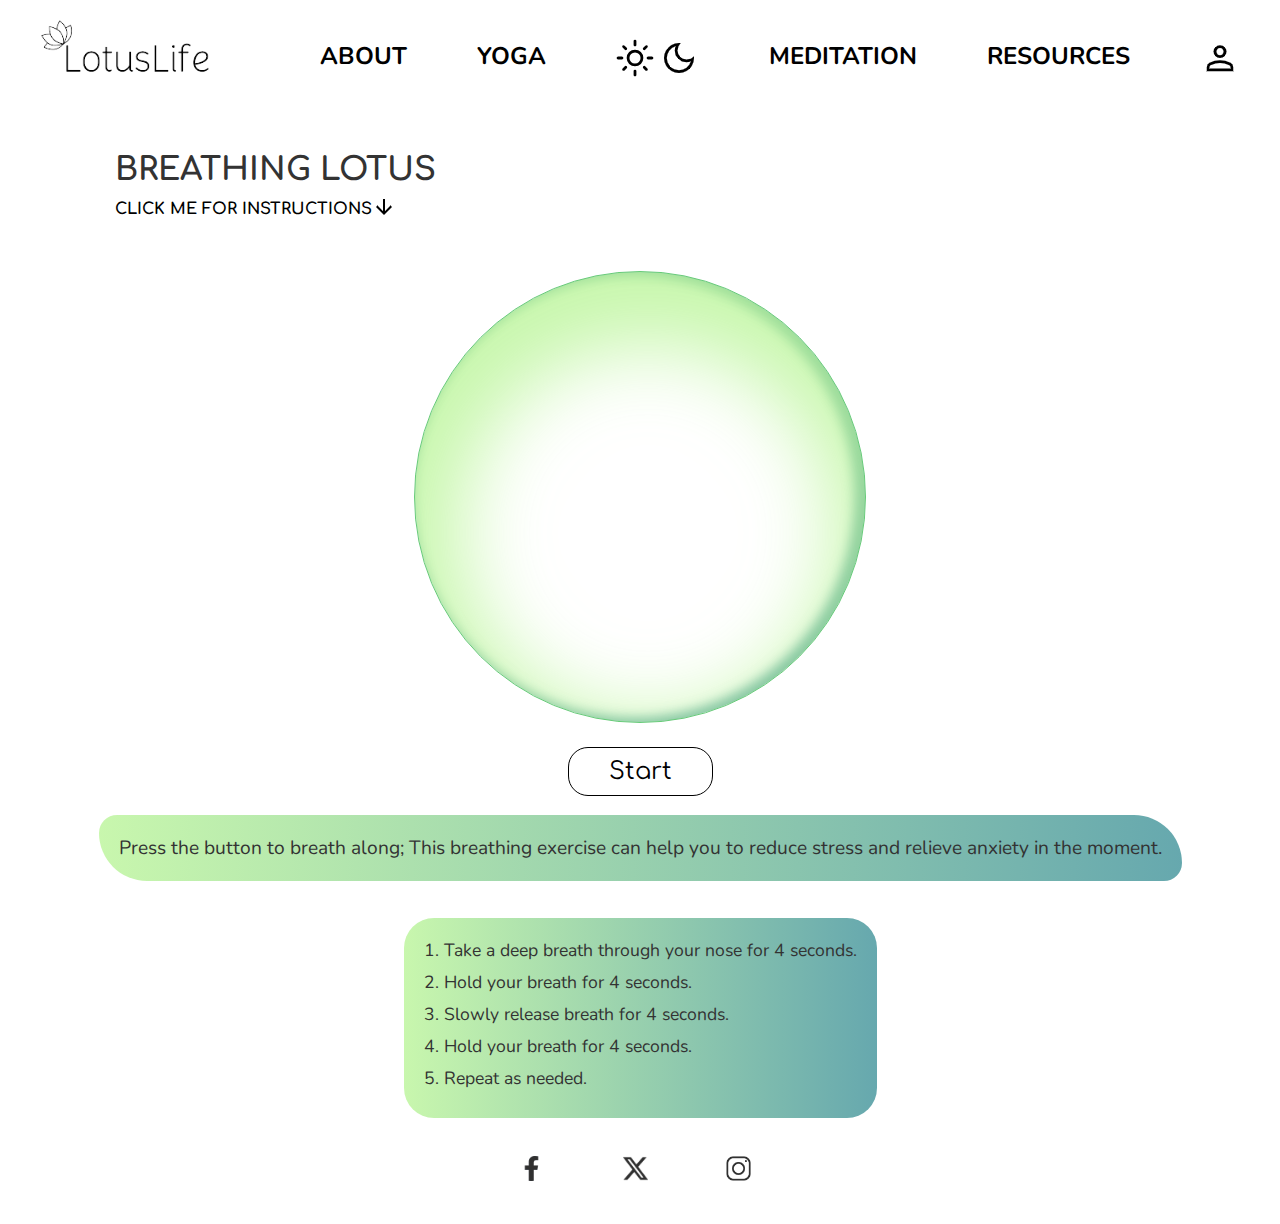
<file: index.html>
<!DOCTYPE html>
<html lang="en">
  <head>
    <meta charset="UTF-8" />
    <meta name="viewport" content="width=device-width, initial-scale=1.0" />
    <link rel="stylesheet" href="./css/style.css" />
    <link rel="stylesheet" href="./css/index.css" />
    <link
      rel="stylesheet"
      href="https://fonts.googleapis.com/css2?family=Material+Symbols+Outlined:opsz,wght,FILL,GRAD@24,400,0,0"
    />
    <script src="./js/app.js" defer></script>
    <script src="./js/medalfunctions/lotus.js" defer></script>
    <script src="./js/lightdarkmode.js" defer></script>
    <title>Home</title>
  </head>

  <body>
    <header class="header">
      <nav>
        <a href="./index.html"
          ><img src="./images/logo.png" alt="Lotus Life" id="logo"
        /></a>
        <ul>
          <a href="./about.html"><li>About</li></a>
          <a href="./yoga.html"><li>Yoga</li></a>
          <span
            ><img
              src="./images/light-mode.png"
              alt="light mode"
              id="lightmode"
              onclick="toggleTheme();" />
            <img
              src="./images/dark-mode.png"
              alt="dark mode"
              id="darkmode"
              onclick="toggleTheme();"
          /></span>
          <a href="./meditation.html"><li>Meditation</li></a>
          <a href="./resources.html"><li>Resources</li></a>
        </ul>
        <a href="./userpage.html"
          ><span
            ><img src="./images/account-icon.png" alt="Account Icon" /></span
        ></a>
      </nav>
    </header>

    <h1>Breathing Lotus</h1>
    <a href="#instruct-link"
      ><h3 id="instructions">
        click me for instructions
        <span
          ><img src="./images/down-arrow.png" alt="down-arrow" id="arrow"
        /></span></h3
    ></a>
    <main>
      <div id="circle"></div>

      <button onclick="lotusClick()" class="start" id="animation">Start</button>

      <p id="instruct-link">
        Press the button to breath along; This breathing exercise can help you
        to reduce stress and relieve anxiety in the moment.
      </p>

      <ol id="instruct-list">
        <li>Take a deep breath through your nose for 4 seconds.</li>
        <li>Hold your breath for 4 seconds.</li>
        <li>Slowly release breath for 4 seconds.</li>
        <li>Hold your breath for 4 seconds.</li>
        <li>Repeat as needed.</li>
      </ol>
    </main>
  </body>

  <footer class="social-media-footer">
    <ul class="social-media-icons">
      <li>
        <a href="https://www.facebook.com/"
          ><img src="images/facebook-icon.png" alt="Facebook"
        /></a>
      </li>
      <li>
        <a href="https://twitter.com/"
          ><img src="images/twitterX.png" alt="Twitter"
        /></a>
      </li>
      <li>
        <a href="https://www.instagram.com/"
          ><img src="images/instagram-icon.png" alt="Instagram"
        /></a>
      </li>
    </ul>
  </footer>
</html>
</file>
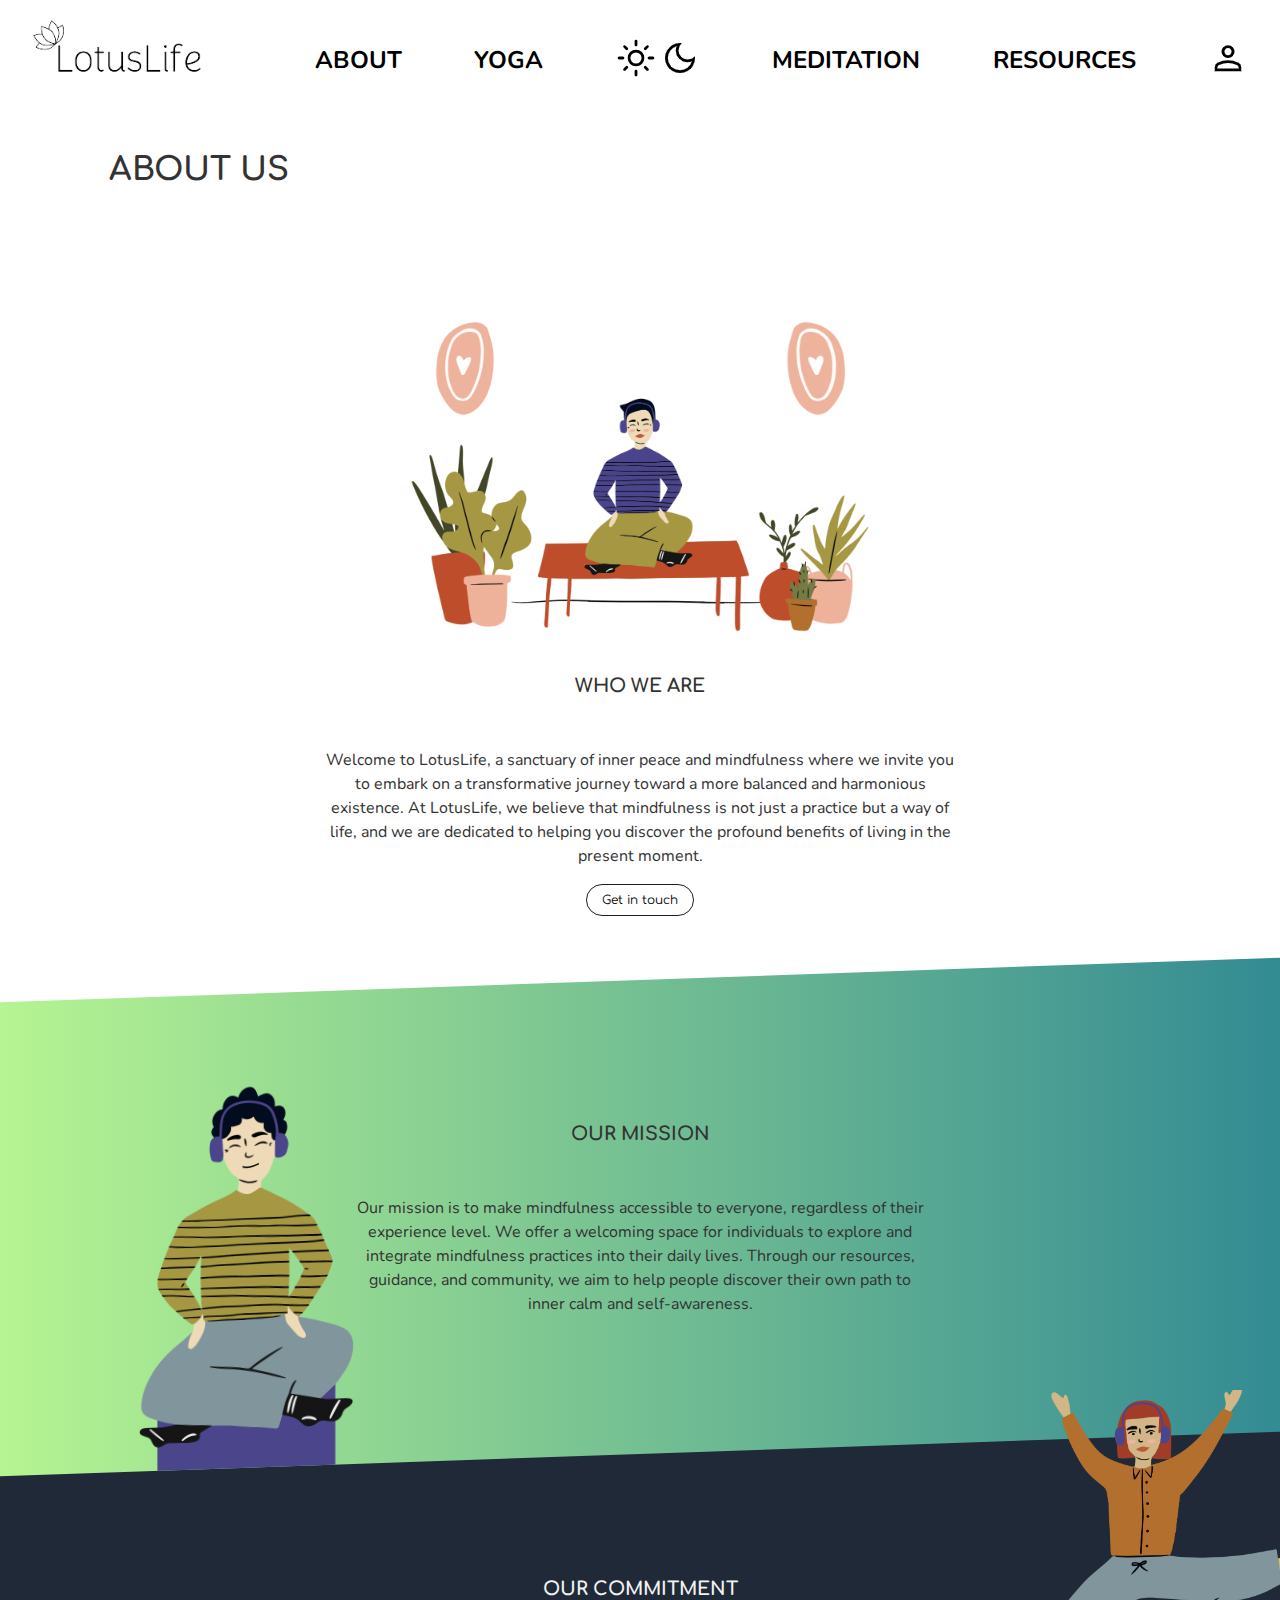
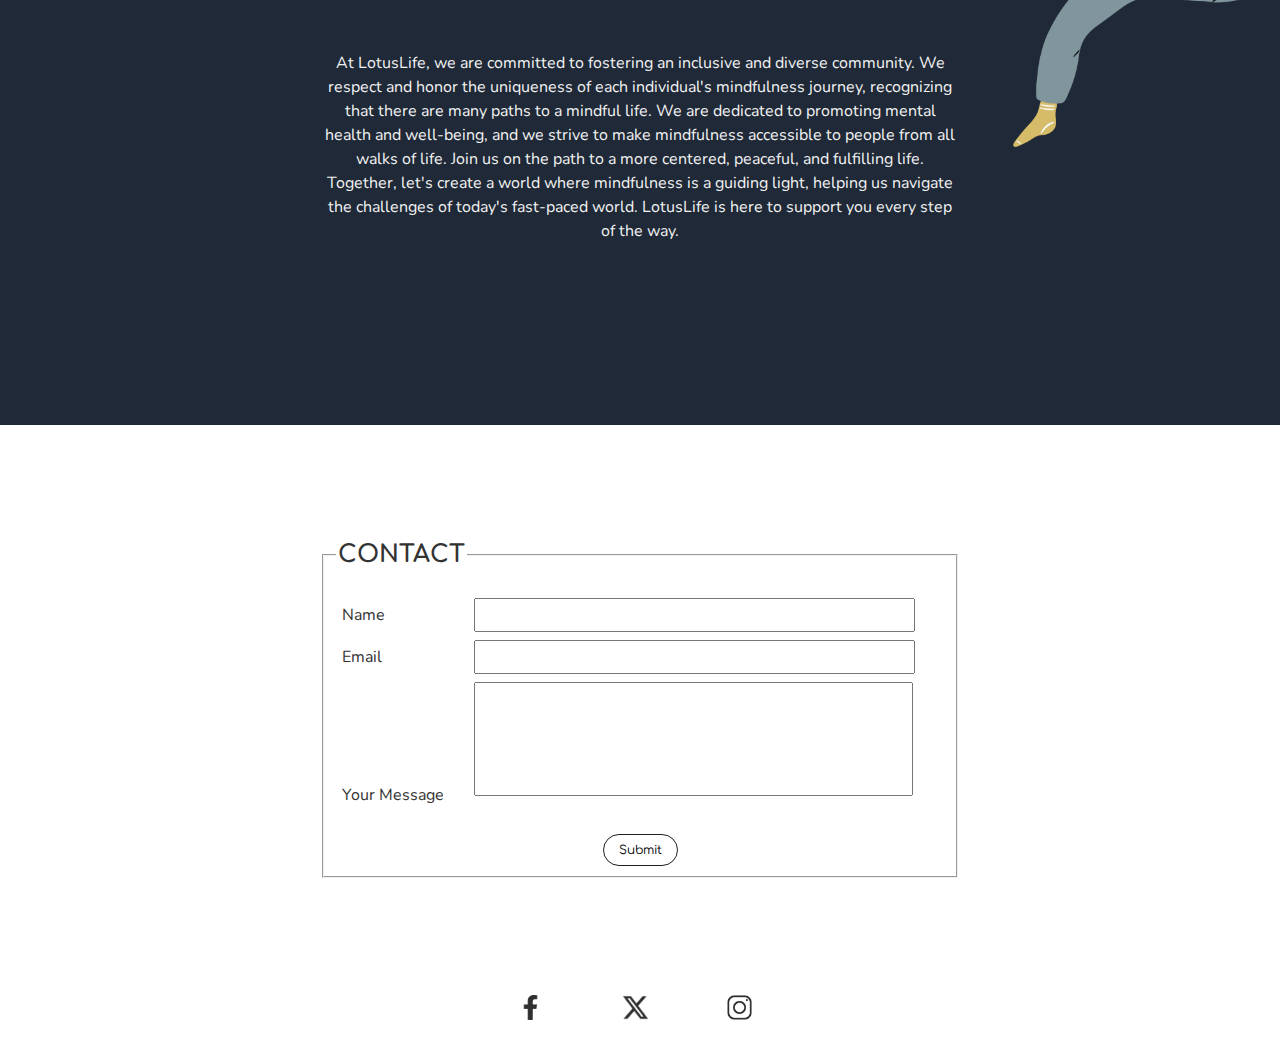
<file: about.html>
<!DOCTYPE html>
<html lang="en">
  <head>
    <meta charset="UTF-8" />
    <meta name="viewport" content="width=device-width, initial-scale=1.0" />
    <link rel="stylesheet" href="./css/style.css" />
    <link rel="stylesheet" href="./css/about.css" />
    <script src="./js/lightdarkmode.js" defer></script>
    <script src="./js/form.js" defer></script>
    <title>About</title>
  </head>
  <header class="header">
    <nav>
      <a href="./index.html"
        ><img src="./images/logo.png" alt="Lotus Life" id="logo"
      /></a>
      <ul>
        <a href="./about.html"><li>About</li></a>
        <a href="./yoga.html"><li>Yoga</li></a>
        <span
          ><img
            src="./images/light-mode.png"
            alt="light mode"
            id="lightmode"
            onclick="toggleTheme();" />
          <img
            src="./images/dark-mode.png"
            alt="dark mode"
            id="darkmode"
            onclick="toggleTheme();"
        /></span>
        <a href="./meditation.html"><li>Meditation</li></a>
        <a href="./resources.html"><li>Resources</li></a>
      </ul>
      <a href="./userpage.html"
        ><span><img src="./images/account-icon.png" alt="Account Icon" /></span
      ></a>
    </nav>
  </header>
  <body>
    <h1>About Us</h1>
    <main>
      <div class="container">
        <img src="./images/ill1.png" alt="" class="ill1" />
        <h3>Who We Are</h3>
        <p>
          Welcome to LotusLife, a sanctuary of inner peace and mindfulness where
          we invite you to embark on a transformative journey toward a more
          balanced and harmonious existence. At LotusLife, we believe that
          mindfulness is not just a practice but a way of life, and we are
          dedicated to helping you discover the profound benefits of living in
          the present moment.
        </p>
        <a href="#form-container">
          <button class="small-button">Get in touch</button></a
        >
      </div>

      <!-- this section is slanted using the 'skew' attribute -->
      <section id="section2">
        <img src="./images/ill9.png" alt="" class="ill3" />
        <div class="container">
          <h3>Our Mission</h3>
          <p>
            Our mission is to make mindfulness accessible to everyone,
            regardless of their experience level. We offer a welcoming space for
            individuals to explore and integrate mindfulness practices into
            their daily lives. Through our resources, guidance, and community,
            we aim to help people discover their own path to inner calm and
            self-awareness.
          </p>
        </div>
      </section>

      <section id="section3">
        <div class="container">
          <h3>Our Commitment</h3>
          <p>
            At LotusLife, we are committed to fostering an inclusive and diverse
            community. We respect and honor the uniqueness of each individual's
            mindfulness journey, recognizing that there are many paths to a
            mindful life. We are dedicated to promoting mental health and
            well-being, and we strive to make mindfulness accessible to people
            from all walks of life. Join us on the path to a more centered,
            peaceful, and fulfilling life. Together, let's create a world where
            mindfulness is a guiding light, helping us navigate the challenges
            of today's fast-paced world. LotusLife is here to support you every
            step of the way. <img src="./images/ill2.png" alt="" class="ill2" />
          </p>
        </div>
      </section>

      <div id="form-container">
        <form>
          <fieldset>
            <legend><h2>Contact</h2></legend>
            <label for="name">Name</label>
            <input name="Name" type="text" id="name" />

            <br />

            <label for="email">Email</label>
            <input name="email" type="email" id="email" />

            <br />

            <label for="message">Your Message</label>
            <textarea
              name="message"
              id="message"
              rows="3"
              placeholder="Write your message here"
            >
            </textarea>
            <br /><br />
            <button class="small-button">Submit</button>
          </fieldset>
        </form>
      </div>
      <div id="subs"></div>
    </main>
  </body>
  <footer class="social-media-footer">
    <ul class="social-media-icons">
      <li>
        <a href="https://www.facebook.com/"
          ><img src="images/facebook-icon.png" alt="Facebook"
        /></a>
      </li>
      <li>
        <a href="https://twitter.com/"
          ><img src="images/twitterX.png" alt="Twitter"
        /></a>
      </li>
      <li>
        <a href="https://www.instagram.com/"
          ><img src="images/instagram-icon.png" alt="Instagram"
        /></a>
      </li>
    </ul>
  </footer>
</html>
</file>
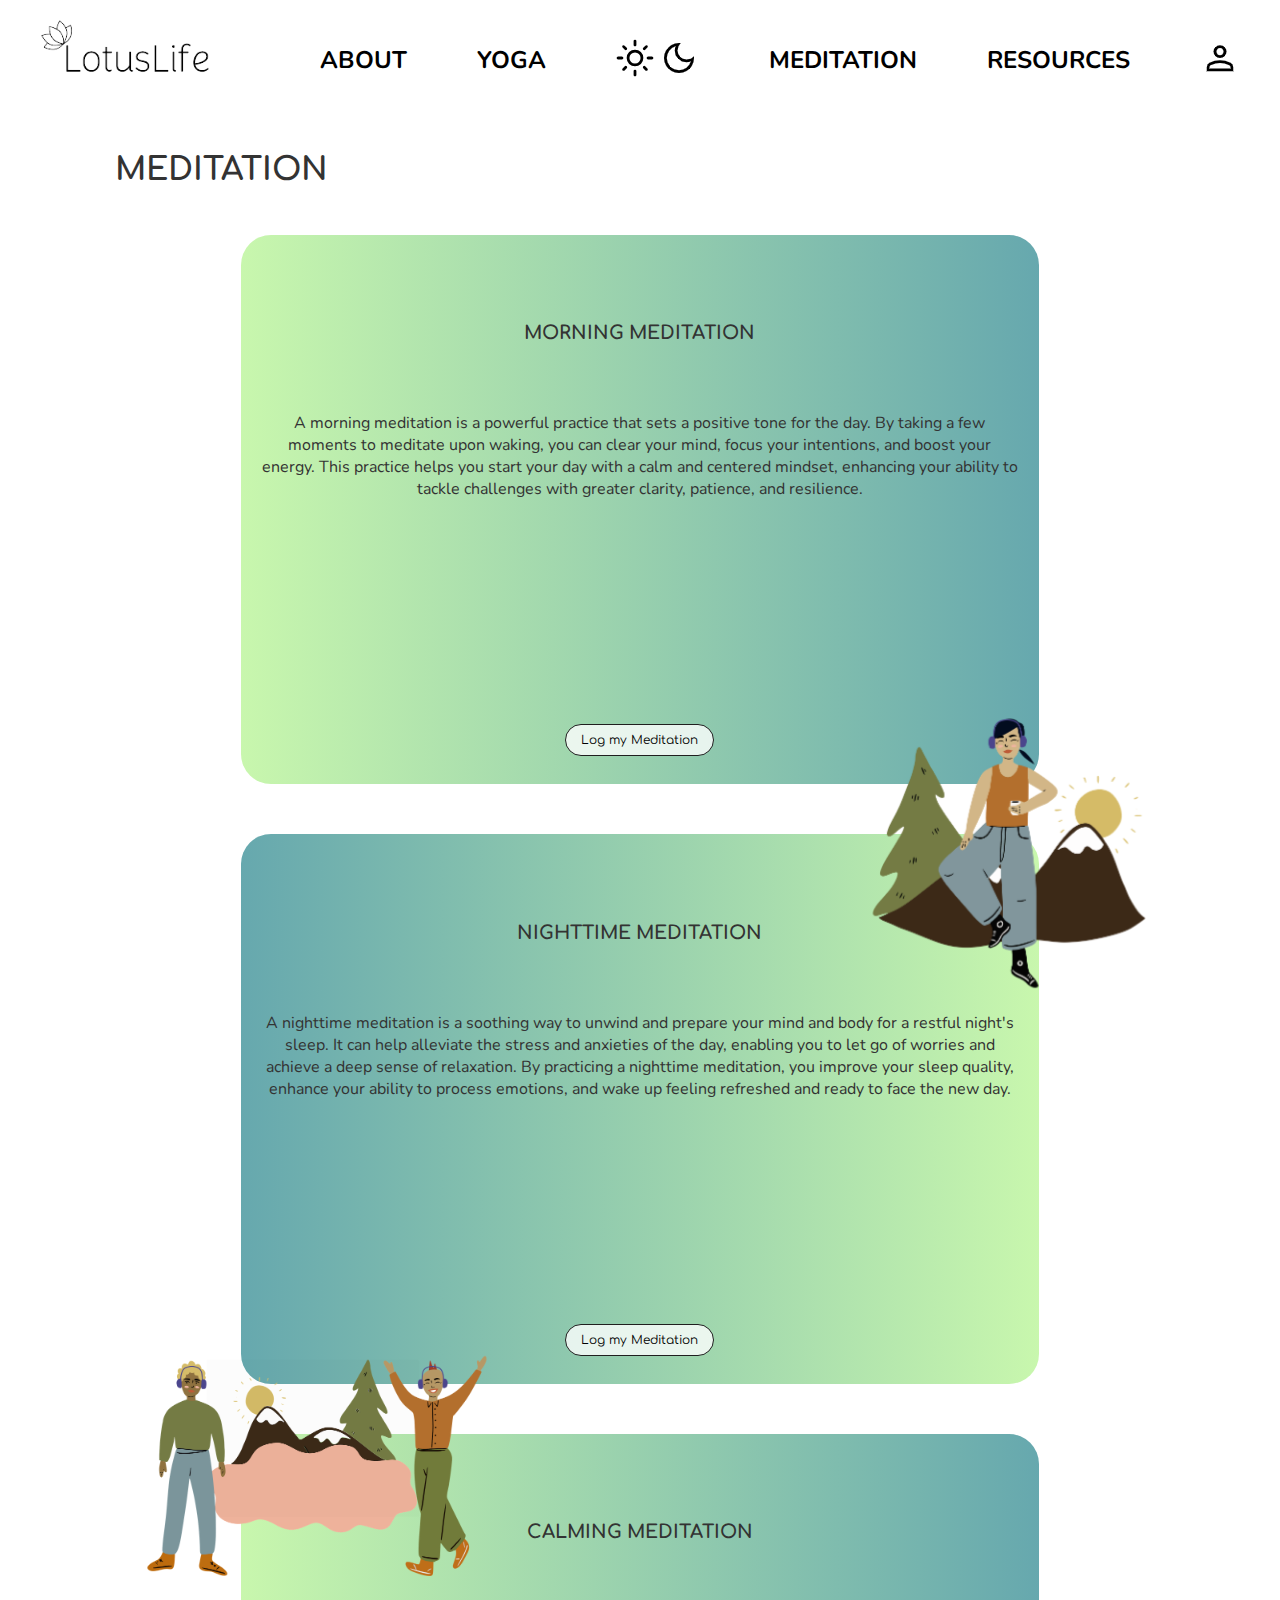
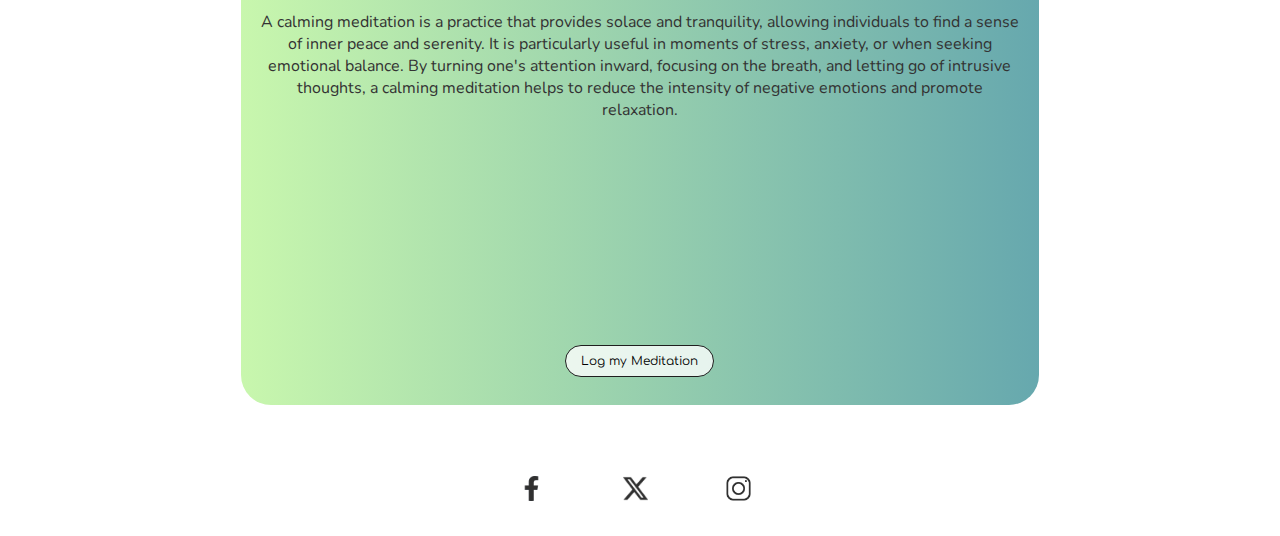
<file: meditation.html>
<!DOCTYPE html>
<html lang="en">
  <head>
    <meta charset="UTF-8" />
    <meta name="viewport" content="width=device-width, initial-scale=1.0" />
    <link rel="stylesheet" href="./css/style.css" />
    <link rel="stylesheet" href="./css/meditation.css" />
    <script src="./js/lightdarkmode.js" defer></script>
    <script src="./js/medalfunctions/meditate.js" defer></script>
    <title>Meditation</title>
  </head>
  <header class="header">
    <nav>
      <a href="./index.html"
        ><img src="./images/logo.png" alt="Lotus Life" id="logo"
      /></a>
      <ul>
        <a href="./about.html"><li>About</li></a>
        <a href="./yoga.html"><li>Yoga</li></a>
        <span
          ><img
            src="./images/light-mode.png"
            alt="light mode"
            id="lightmode"
            onclick="toggleTheme();" />
          <img
            src="./images/dark-mode.png"
            alt="dark mode"
            id="darkmode"
            onclick="toggleTheme();"
        /></span>
        <a href="./meditation.html"><li>Meditation</li></a>
        <a href="./resources.html"><li>Resources</li></a>
      </ul>
      <a href="./userpage.html"
        ><span><img src="./images/account-icon.png" alt="Account Icon" /></span
      ></a>
    </nav>
  </header>
  <body>
    <h1>MEDITATION</h1>

    <section class="meditations" id="meditateClick">
      <div id="morning">
        <h3>Morning Meditation</h3>
        <p>
          A morning meditation is a powerful practice that sets a positive tone
          for the day. By taking a few moments to meditate upon waking, you can
          clear your mind, focus your intentions, and boost your energy. This
          practice helps you start your day with a calm and centered mindset,
          enhancing your ability to tackle challenges with greater clarity,
          patience, and resilience.
        </p>
        <iframe
          id="morn"
          style="border-radius: 12px"
          src="https://open.spotify.com/embed/track/0VYJ2uZPouPzkLroCkGpwT?utm_source=generator"
          width="70%"
          height="200"
          frameborder="0"
          allowfullscreen=""
          allow="autoplay; clipboard-write; encrypted-media; fullscreen; picture-in-picture"
          loading="lazy"
        ></iframe>
        <button class="small-button" onclick="meditateClick()">
          Log my Meditation
        </button>
      </div>

      <div id="nighttime">
        <img src="./images/ill4.png" alt="" class="ill4" />
        <h3>Nighttime Meditation</h3>
        <p>
          A nighttime meditation is a soothing way to unwind and prepare your
          mind and body for a restful night's sleep. It can help alleviate the
          stress and anxieties of the day, enabling you to let go of worries and
          achieve a deep sense of relaxation. By practicing a nighttime
          meditation, you improve your sleep quality, enhance your ability to
          process emotions, and wake up feeling refreshed and ready to face the
          new day.
        </p>
        <iframe
          style="border-radius: 12px"
          src="https://open.spotify.com/embed/track/6W7hjPkGlhsMjNpiIyt1so?utm_source=generator"
          width="70%"
          height="200"
          frameborder="0"
          allowfullscreen=""
          allow="autoplay; clipboard-write; encrypted-media; fullscreen; picture-in-picture"
          loading="lazy"
        ></iframe>
        <button class="small-button" onclick="meditateClick()">
          Log my Meditation
        </button>
      </div>

      <div id="calming">
        <img src="./images/ill5.png" alt="" class="ill5" />
        <h3>Calming Meditation</h3>
        <p>
          A calming meditation is a practice that provides solace and
          tranquility, allowing individuals to find a sense of inner peace and
          serenity. It is particularly useful in moments of stress, anxiety, or
          when seeking emotional balance. By turning one's attention inward,
          focusing on the breath, and letting go of intrusive thoughts, a
          calming meditation helps to reduce the intensity of negative emotions
          and promote relaxation.
        </p>
        <iframe
          style="border-radius: 12px"
          src="https://open.spotify.com/embed/track/2y8lJB2Q0Usr9giRZRG5u1?utm_source=generator"
          width="70%"
          height="200"
          frameborder="0"
          allowfullscreen=""
          allow="autoplay; clipboard-write; encrypted-media; fullscreen; picture-in-picture"
          loading="lazy"
        ></iframe>
        <button class="small-button" onclick="meditateClick()">
          Log my Meditation
        </button>
      </div>
    </section>
  </body>
  <footer class="social-media-footer">
    <ul class="social-media-icons">
      <li>
        <a href="https://www.facebook.com/"
          ><img src="images/facebook-icon.png" alt="Facebook"
        /></a>
      </li>
      <li>
        <a href="https://twitter.com/"
          ><img src="images/twitterX.png" alt="Twitter"
        /></a>
      </li>
      <li>
        <a href="https://www.instagram.com/"
          ><img src="images/instagram-icon.png" alt="Instagram"
        /></a>
      </li>
    </ul>
  </footer>
</html>
</file>
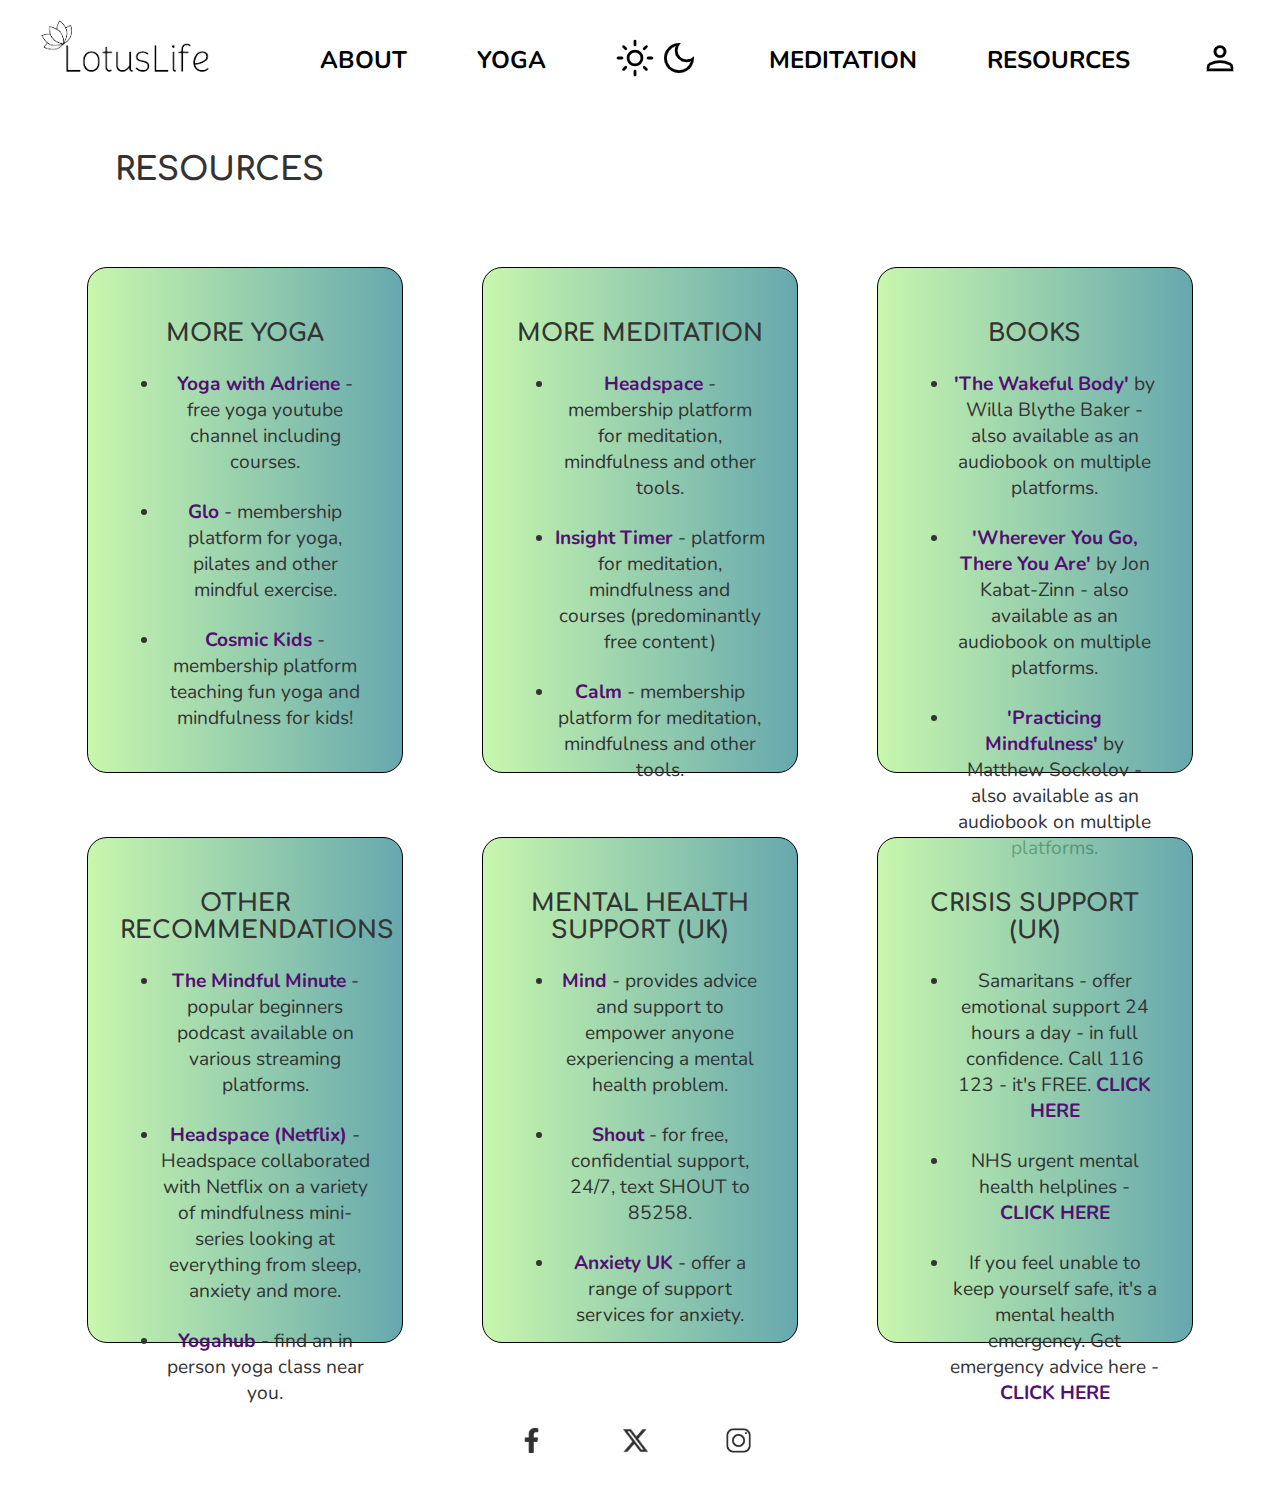
<file: resources.html>
<!DOCTYPE html>
<html lang="en">
  <head>
    <meta charset="UTF-8" />
    <meta name="viewport" content="width=device-width, initial-scale=1.0" />
    <link rel="stylesheet" href="./css/style.css" />
    <link rel="stylesheet" href="./css/resources.css" />
    <script src="./js/lightdarkmode.js" defer></script>
    <title>Resources</title>
  </head>
  <header class="header">
    <nav>
      <a href="./index.html"
        ><img src="./images/logo.png" alt="Lotus Life" id="logo"
      /></a>
      <ul>
        <a href="./about.html"><li>About</li></a>
        <a href="./yoga.html"><li>Yoga</li></a>
        <span
          ><img
            src="./images/light-mode.png"
            alt="light mode"
            id="lightmode"
            onclick="toggleTheme();" />
          <img
            src="./images/dark-mode.png"
            alt="dark mode"
            id="darkmode"
            onclick="toggleTheme();"
        /></span>
        <a href="./meditation.html"><li>Meditation</li></a>
        <a href="./resources.html"><li>Resources</li></a>
      </ul>
      <a href="./userpage.html"
        ><span><img src="./images/account-icon.png" alt="Account Icon" /></span
      ></a>
    </nav>
  </header>
  <body>
    <h1>RESOURCES</h1>

    <section>
      <div class="resources-container">
        <h2>MORE YOGA</h2>
        <ul>
          <li>
            <a href="https://www.youtube.com/@yogawithadriene/about"
              >Yoga with Adriene</a
            >
            - free yoga youtube channel including courses.
          </li>
          <li>
            <a href="https://www.glo.com">Glo</a>
            - membership platform for yoga, pilates and other mindful exercise.
          </li>
          <li>
            <a href="https://cosmickids.com">Cosmic Kids</a>
            - membership platform teaching fun yoga and mindfulness for kids!
          </li>
        </ul>
      </div>

      <div class="resources-container">
        <h2>MORE MEDITATION</h2>
        <ul>
          <li>
            <a href="https://www.headspace.com">Headspace</a>
            - membership platform for meditation, mindfulness and other tools.
          </li>
          <li>
            <a href="https://insighttimer.com">Insight Timer</a>
            - platform for meditation, mindfulness and courses (predominantly
            free content)
          </li>
          <li>
            <a href="https://www.calm.com">Calm</a>
            - membership platform for meditation, mindfulness and other tools.
          </li>
        </ul>
      </div>

      <div class="resources-container">
        <h2>BOOKS</h2>
        <ul>
          <li>
            <a href="https://www.shambhala.com/the-wakeful-body.html"
              >'The Wakeful Body'</a
            >
            by Willa Blythe Baker - also available as an audiobook on multiple
            platforms.
          </li>
          <li>
            <a
              href="https://www.goodreads.com/book/show/14096.Wherever_You_Go_There_You_Are"
              >'Wherever You Go, There You Are'</a
            >
            by Jon Kabat-Zinn - also available as an audiobook on multiple
            platforms.
          </li>
          <li>
            <a href="https://www.goodreads.com/en/book/show/41551225"
              >'Practicing Mindfulness'</a
            >
            by Matthew Sockolov - also available as an audiobook on multiple
            platforms.
          </li>
        </ul>
      </div>

      <div class="resources-container">
        <h2>OTHER RECOMMENDATIONS</h2>
        <ul>
          <li>
            <a
              href="https://www.merylarnett.com/podcast/uncategorized/welcome-to-the-mindful-minute"
              >The Mindful Minute</a
            >
            - popular beginners podcast available on various streaming
            platforms.
          </li>
          <li>
            <a href="https://www.headspace.com/netflix">Headspace (Netflix)</a>
            - Headspace collaborated with Netflix on a variety of mindfulness
            mini-series looking at everything from sleep, anxiety and more.
          </li>
          <li>
            <a href="https://www.yogahub.co.uk/">Yogahub</a> - find an in person
            yoga class near you.
          </li>
        </ul>
      </div>

      <div class="resources-container">
        <h2>MENTAL HEALTH SUPPORT (UK)</h2>
        <ul>
          <li>
            <a href="https://www.mind.org.uk/">Mind</a> - provides advice and
            support to empower anyone experiencing a mental health problem.
          </li>
          <li>
            <a href="https://giveusashout.org/get-help/">Shout</a> - for free,
            confidential support, 24/7, text SHOUT to 85258.
          </li>
          <li>
            <a href="https://www.anxietyuk.org.uk/">Anxiety UK</a> - offer a
            range of support services for anxiety.
          </li>
        </ul>
      </div>

      <div class="resources-container">
        <h2>CRISIS SUPPORT (UK)</h2>
        <ul>
          <li>
            Samaritans - offer emotional support 24 hours a day - in full
            confidence. Call 116 123 - it's FREE.
            <a href="https://www.samaritans.org/">CLICK HERE</a>
          </li>
          <li>
            NHS urgent mental health helplines -
            <a
              href="https://www.nhs.uk/service-search/mental-health/find-an-urgent-mental-health-helpline"
              >CLICK HERE</a
            >
          </li>
          <li>
            If you feel unable to keep yourself safe, it's a mental health
            emergency. Get emergency advice here -
            <a
              href="https://www.mind.org.uk/information-support/guides-to-support-and-services/crisis-services/getting-help-in-a-crisis/"
              >CLICK HERE</a
            >
          </li>
        </ul>
      </div>
    </section>
  </body>

  <footer class="social-media-footer">
    <ul class="social-media-icons">
      <li>
        <a href="https://www.facebook.com/"
          ><img src="images/facebook-icon.png" alt="Facebook"
        /></a>
      </li>
      <li>
        <a href="https://twitter.com/"
          ><img src="images/twitterX.png" alt="Twitter"
        /></a>
      </li>
      <li>
        <a href="https://www.instagram.com/"
          ><img src="images/instagram-icon.png" alt="Instagram"
        /></a>
      </li>
    </ul>
  </footer>
</html>
</file>
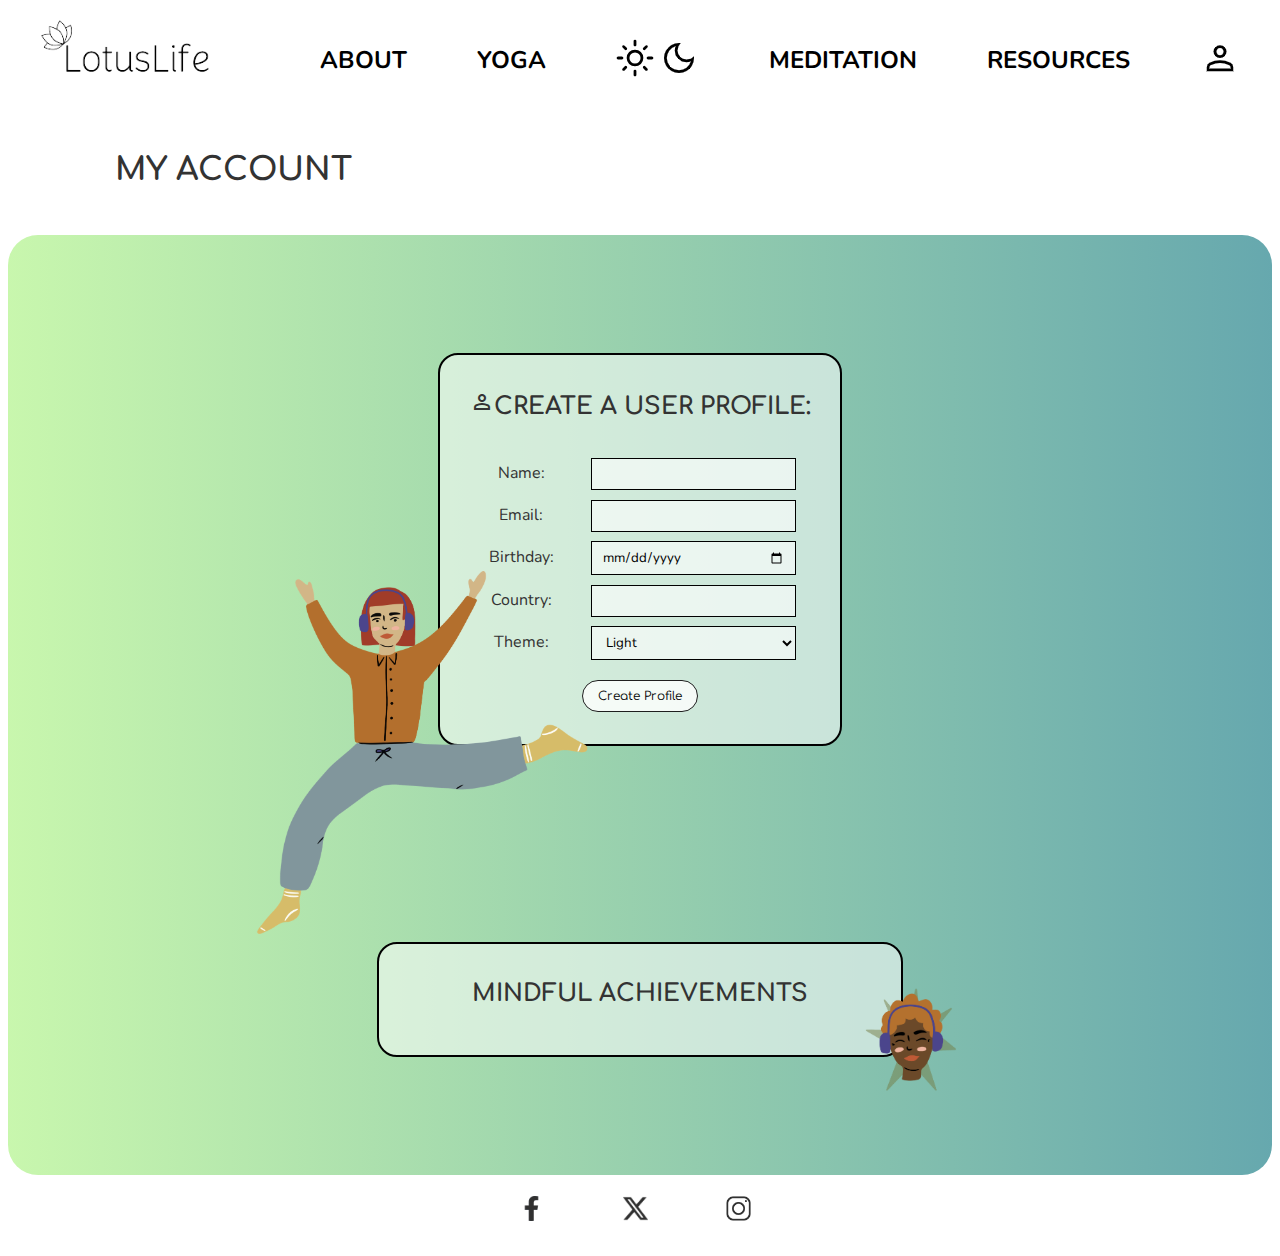
<file: userpage.html>
<!DOCTYPE html>
<html lang="en">
  <head>
    <meta charset="UTF-8" />
    <meta name="viewport" content="width=device-width, initial-scale=1.0" />
    <link rel="stylesheet" href="./css/style.css" />
    <link rel="stylesheet" href="./css/userpage.css" />
    <link
      rel="stylesheet"
      href="https://fonts.googleapis.com/css2?family=Material+Symbols+Outlined:opsz,wght,FILL,GRAD@24,400,0,0"
    />
    <script src="./js//medalfunctions/medals.js" defer></script>
    <script src="./js/profileform.js" defer></script>
    <script src="./js/lightdarkmode.js" defer></script>
    <title>User Profile</title>
  </head>
  <header class="header">
    <nav>
      <a href="./index.html"
        ><img src="./images/logo.png" alt="Lotus Life" id="logo"
      /></a>
      <ul>
        <a href="./about.html"><li>About</li></a>
        <a href="./yoga.html"><li>Yoga</li></a>
        <span
          ><img
            src="./images/light-mode.png"
            alt="light mode"
            id="lightmode"
            onclick="toggleTheme();" />
          <img
            src="./images/dark-mode.png"
            alt="dark mode"
            id="darkmode"
            onclick="toggleTheme();"
        /></span>
        <a href="./meditation.html"><li>Meditation</li></a>
        <a href="./resources.html"><li>Resources</li></a>
      </ul>
      <a href="./userpage.html"
        ><span><img src="./images/account-icon.png" alt="Account Icon" /></span
      ></a>
    </nav>
  </header>
  <body>
    <h1>MY ACCOUNT</h1>
    
    <main>
      <section id="award-container">
        <img src="./images/ill6.png" alt="" class="ill6" />
        <h2>Mindful Achievements</h2>

        <div id="awards"></div>
      </section>

      <section id="userinfo-container">
        <img src="./images/ill2.png" alt="" class="ill2" />
        <h2>
          <span class="material-symbols-outlined"> person </span>
          User Details:
        </h2>
        <p id="name"></p>
        <p id="email"></p>
        <p id="birthday"></p>
        <p id="country"></p>
        <p id="theme"></p>
        <p id="lotus"></p>
        <p id="yoga"></p>
        <p id="meditation"></p>

      </section>

      <form id="userprofile-form">
        <img src="./images/ill2.png" alt="" class="ill2" />
        <h2>
          <span class="material-symbols-outlined"> person </span>Create a User
          Profile:
        </h2>
        <label for="name">Name:</label>
        <input name="Name" type="text" id="name" />

        <label for="email">Email:</label>
        <input name="email" type="email" id="email" required />

        <label for="dob">Birthday:</label>
        <input name="dob" type="date" id="dob" />

        <label for="country">Country:</label>
        <input name="country" type="text" id="country" />

        <label for="theme">Theme:</label>
        <select id="theme" name="theme">
          <option value="Light">Light</option>
          <option value="Dark">Dark</option>
        </select>

        <button class="small-button">Create Profile</button>
      </form>
    </main>
  </body>

  <footer class="social-media-footer">
    <ul class="social-media-icons">
      <li>
        <a href="https://www.facebook.com/"
          ><img src="images/facebook-icon.png" alt="Facebook"
        /></a>
      </li>
      <li>
        <a href="https://twitter.com/"
          ><img src="images/twitterX.png" alt="Twitter"
        /></a>
      </li>
      <li>
        <a href="https://www.instagram.com/"
          ><img src="images/instagram-icon.png" alt="Instagram"
        /></a>
      </li>
    </ul>
  </footer>
</html>
</file>
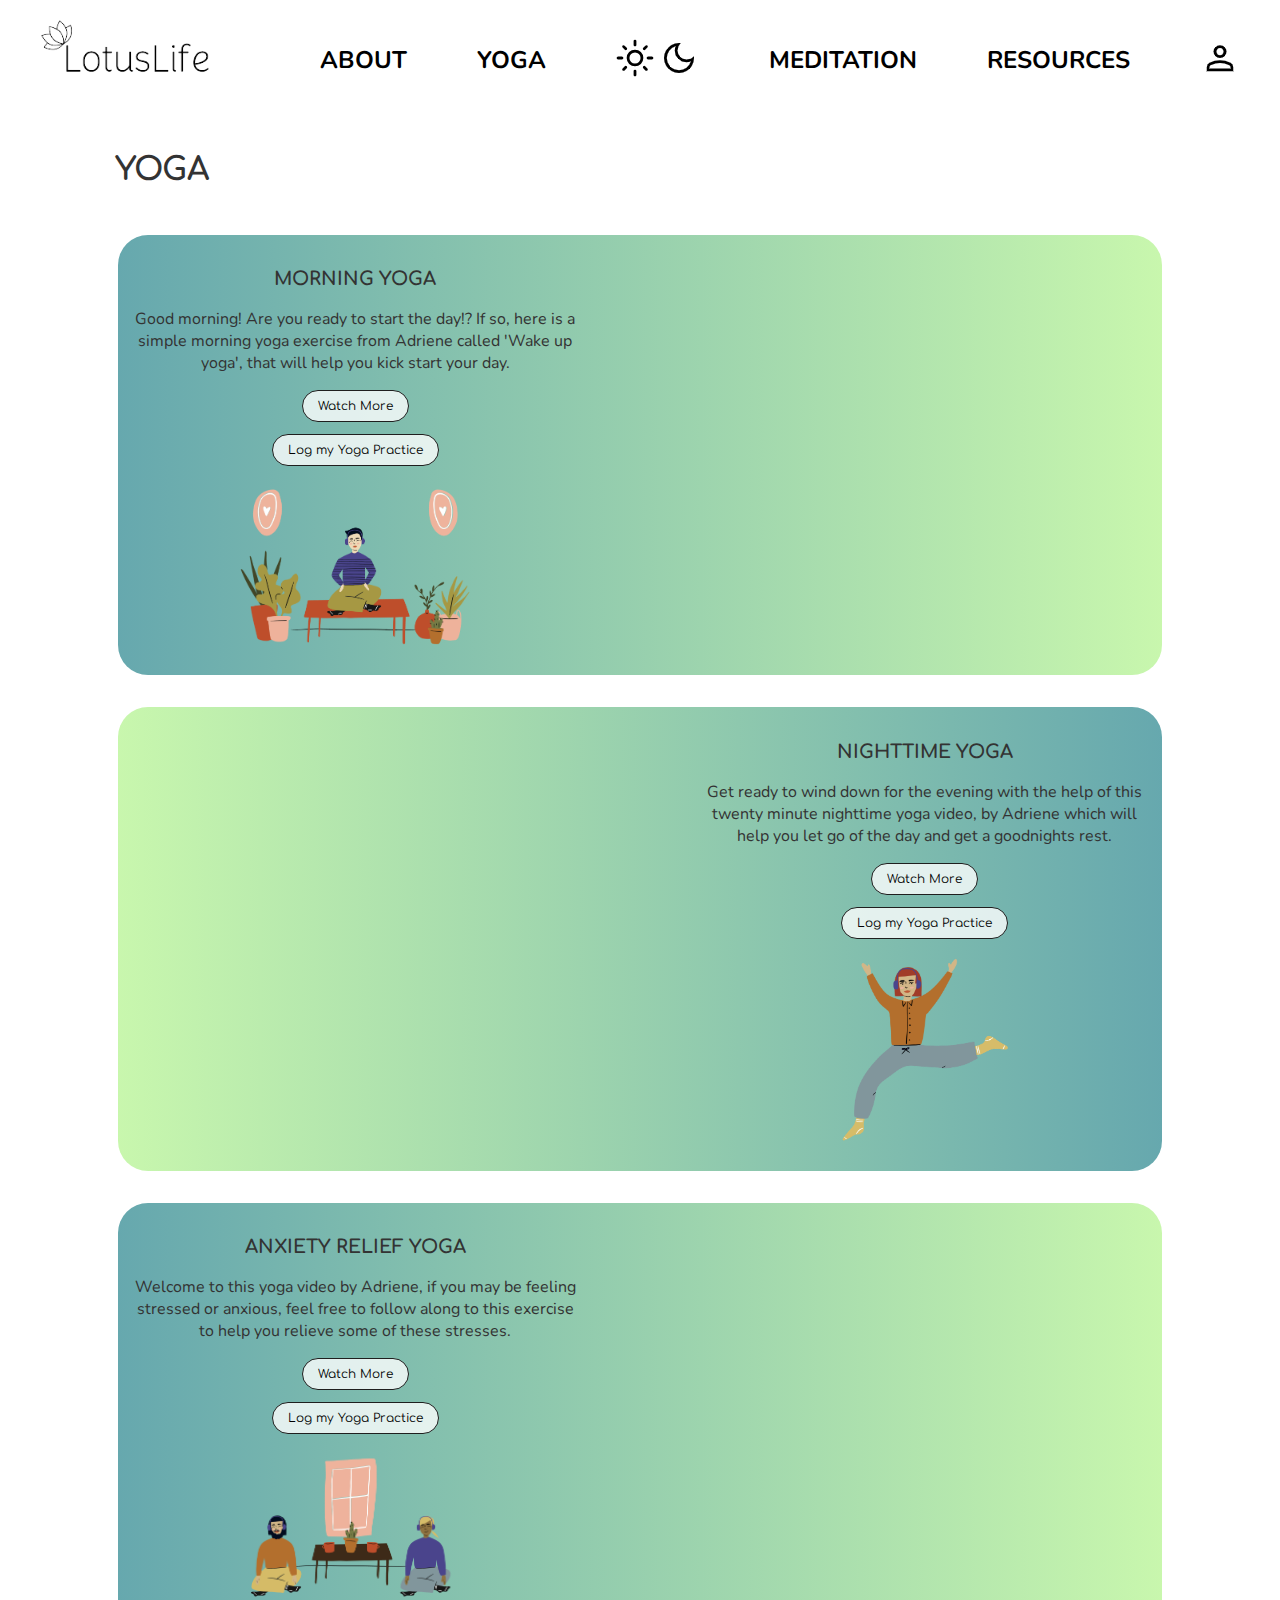
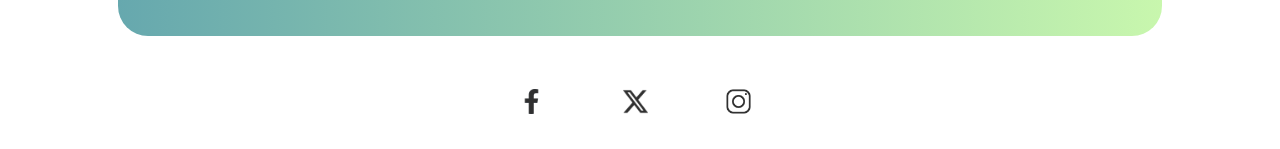
<file: yoga.html>
<!DOCTYPE html>
<html lang="en">
  <head>
    <meta charset="UTF-8" />
    <meta name="viewport" content="width=device-width, initial-scale=1.0" />
    <link rel="stylesheet" href="css/style.css" />
    <link rel="stylesheet" href="css/yoga.css" />
    <script src="./js/app.js" defer></script>
    <script src="./js/medalfunctions/yoga.js" defer></script>
    <script src="./js/lightdarkmode.js" defer></script>
    <title>Yoga</title>
  </head>
  <header class="header">
    <nav>
      <a href="./index.html"
        ><img src="./images/logo.png" alt="Lotus Life" id="logo"
      /></a>
      <ul>
        <a href="./about.html"><li>About</li></a>
        <a href="./yoga.html"><li>Yoga</li></a>
        <span
          ><img
            src="./images/light-mode.png"
            alt="light mode"
            id="lightmode"
            onclick="toggleTheme();" />
          <img
            src="./images/dark-mode.png"
            alt="dark mode"
            id="darkmode"
            onclick="toggleTheme();"
        /></span>
        <a href="./meditation.html"><li>Meditation</li></a>
        <a href="./resources.html"><li>Resources</li></a>
      </ul>
      <a href="./userpage.html"
        ><span><img src="./images/account-icon.png" alt="Account Icon" /></span
      ></a>
    </nav>
  </header>
  <body>
    <h1>YOGA</h1>
    

    <div class="first-row">
      <div class="video-description">
        <h3>Morning Yoga</h3>
        <p >
          Good morning! Are you ready to start the day!? If so, here is a simple morning yoga exercise from Adriene called 'Wake up yoga', that will help you kick start your day.
        </p>
        <a href="https://www.youtube.com/watch?v=klmBssEYkdU">
          <button class="small-button">Watch More</button>
        </a>
        <button class="small-button" onclick="yogaClick()">Log my Yoga Practice</button>
        <img src="./images/ill1.png" alt="" class="ill1">
      </div>
      <iframe
        width="560"
        height="315"
        src="https://www.youtube.com/embed/UEEsdXn8oG8?si=9LAAw87n2Q2EMV9u"
        title="YouTube video player"
        frameborder="0"
        allow="accelerometer; autoplay; clipboard-write; encrypted-media; gyroscope; picture-in-picture; web-share"
        allowfullscreen
      ></iframe>
    </div>

    <div class="second-row">
      <iframe
        width="560"
        height="315"
        src="https://www.youtube.com/embed/v7SN-d4qXx0?si=GdwN0J06EJnZwmZG"
        title="YouTube video player"
        frameborder="0"
        allow="accelerometer; autoplay; clipboard-write; encrypted-media; gyroscope; picture-in-picture; web-share"
        allowfullscreen
      ></iframe>
      <div class="video-description">
        <h3>Nighttime Yoga</h3>
        <p>
          Get ready to wind down for the evening with the help of this twenty minute nighttime yoga video, by Adriene which will help you let go of the day and get a goodnights rest.
        </p>
        <a href="https://www.youtube.com/watch?v=CLDHeV9OI5U">
        <button class="small-button">Watch More</button></a>
        <button class="small-button" onclick="yogaClick()">Log my Yoga Practice</button>
        <img src="./images/ill2.png" alt="" class="ill2">
      </div>
    </div>

    <div class="third-row">
      <div class="video-description">
        <h3>Anxiety relief Yoga</h3>
        <p>
          Welcome to this yoga video by Adriene, if you may be feeling stressed or anxious, feel free to follow along to this exercise to help you relieve some of these stresses. 
        </p>
        <a href="https://www.youtube.com/watch?v=bJJWArRfKa0">
        <button class="small-button">Watch More</button></a>
        <button class="small-button" onclick="yogaClick()">Log my Yoga Practice</button>
        <img src="./images/ill3.png" alt="" class="ill3">

      </div>
      <iframe
        width="560"
        height="315"
        src="https://www.youtube.com/embed/hJbRpHZr_d0?si=s2JWMGUbG-5IwAT0"
        title="YouTube video player"
        frameborder="0"
        allow="accelerometer; autoplay; clipboard-write; encrypted-media; gyroscope; picture-in-picture; web-share"
        allowfullscreen
      ></iframe>
    </div>
  </body>

    <footer class="social-media-footer">
      <ul class="social-media-icons">
        <li>
          <a href="https://www.facebook.com/"
            ><img src="images/facebook-icon.png" alt="Facebook"
          /></a>
        </li>
        <li>
          <a href="https://twitter.com/"
            ><img src="images/twitterX.png" alt="Twitter"
          /></a>
        </li>
        <li>
          <a href="https://www.instagram.com/"
            ><img src="images/instagram-icon.png" alt="Instagram"
          /></a>
        </li>
      </ul>
</html>
</file>
<file: css/style.css>
@import url("https://fonts.googleapis.com/css2?family=Comfortaa:wght@300&family=Nunito:wght@300&display=swap");

/* html {
  background: rgb(251, 255, 253);
  background: radial-gradient(
    circle,
    rgba(251, 255, 253, 1) 42%,
    rgba(127, 207, 103, 0.8435749299719888) 100%
  );
} */

h1 {
  width: 83%;
  margin: 3rem auto;
}

h1,
h2,
h3 {
  font-family: "Comfortaa", cursive;
  text-transform: uppercase;
}

p,
li {
  font-family: "Nunito", sans-serif;
}

header {
  width: 100%;
}

#logo {
  width: 170px;
  height: auto;
  display: flex;
  padding-bottom: 30px;
}

nav {
  margin: 1rem auto;
  width: 95%;
  display: flex;
  justify-content: space-around;
  align-items: center;
}

nav ul li {
  list-style: none;
  text-transform: uppercase;
  font-size: 1.5rem;
  color: black;
  transition: 0.5s;
}

a {
  text-decoration: none;
}

nav ul {
  width: 100%;
  display: flex;
  justify-content: space-evenly;
  align-items: center;
}
/* Header Images Styling */
header img {
  width: 40px;
  height: auto;
  transition: 0.5s;
}

header img:hover,
a li:hover {
  cursor: pointer;
  transform: scale(1.1);
}

/* Footer Styling */

.social-media-footer {
  padding: 5px;
  text-align: center;
  width: 30%;
  margin: 0 auto;
}

.social-media-icons {
  display: flex;
  justify-content: space-evenly;
  list-style: none;
  padding: 0;
}

.social-media-icons li {
  display: inline;
  margin-right: 10px;
}

.social-media-icons img {
  width: 25px;
  height: 25px;
  transition: transform 0.2s;
}

.social-media-icons img:hover {
  transform: scale(1.2);
}

.light {
  background-color: rgb(255, 255, 255);
  color: #333;
}

.dark {
  background-color: #333;
  color: rgb(255, 255, 255);
}

body.dark .header {
  background: rgb(187, 187, 187);
  border-radius: 30px;
}

body.dark .social-media-footer {
  background: rgb(187, 187, 187);
  border-radius: 30px;
}

body.dark #instructions {
  color: white;
}

a {
  font-weight: bold;
  color: rgb(84, 15, 114);
}

.small-button {
  background-color: rgba(255, 255, 255, 0.788);
  font-family: "Comfortaa", cursive;
  border: rgb(31, 31, 31) 0.5px solid;
  padding: 8px 15px;
  text-align: center;
  text-decoration: none;
  display: inline-block;
  font-size: 12px;
  border-radius: 20px;
  cursor: pointer;
  transition: 0.5s;
}

.small-button:hover {
  box-shadow: 0 12px 16px 0 rgba(0, 0, 0, 0.24),
    0 17px 50px 0 rgba(0, 0, 0, 0.19);
  transform: scale(1.05);
}
</file>
<file: css/index.css>
main {
  display: flex;
  flex-direction: column;
  align-items: center;
  justify-content: center;
}

#circle {
  border: 1px solid rgb(103, 203, 120);
  justify-self: center;
  background: url(https://images.vexels.com/media/users/3/164376/isolated/preview/f40e1dabf39e5fb85f8f98981a95dad1-lotus-leaf-flat.png);
  background-position: center;
  width: 450px;
  height: 450px;
  border-radius: 50%;
  background-size: 500px;
  box-shadow: inset 8px 36px 80px 36px rgb(182, 244, 146, 0.75),
    inset -6px 0 12px 4px rgb(51, 139, 147, 0.75);
}

.on {
  animation-name: breathing;
  animation-duration: 12s;
  animation-iteration-count: infinite;
}

@keyframes breathing {
  0% {
    transform: scale(0.25) rotate(180deg);
  }
  60% {
    transform: scale(1);
  }
  100% {
    transform: scale(0.25) rotate(180deg);
  }
}

.start {
  background-color: white;
  font-family: "Comfortaa", cursive;
  padding: 10px 40px;
  font-size: 1.5rem;
  border: 1px solid black;
  border-radius: 20px;
  cursor: pointer;
  margin-top: 1.5rem;
  transition: 0.5s;
}

.start:hover {
  box-shadow: 0 12px 16px 0 rgba(0, 0, 0, 0.24),
    0 17px 50px 0 rgba(0, 0, 0, 0.19);
  transform: scale(1.05);
}

.start:active {
  transform: scale(0.96);
}

p {
  text-align: center;
  padding: 20px;
  background: linear-gradient(
    to right,
    rgb(182, 244, 146, 0.75),
    rgb(51, 139, 147, 0.75)
  );
  border-radius: 30px 80px 30px 80px;
  font-size: 1.2rem;
}

ol {
  padding: 20px;
  background: linear-gradient(
    to right,
    rgb(182, 244, 146, 0.75),
    rgb(51, 139, 147, 0.75)
  );
  border-radius: 30px;
  font-size: 1.1rem;
  list-style: decimal inside none;
}

li {
  margin-bottom: 0.5rem;
}

footer {
  justify-self: center;
}

#instructions {
  width: 83%;
  margin: 0 auto 3rem auto;
  font-size: 1rem;
  display: flex;
  align-items: center;
  cursor: pointer;
  transition: 0.5s;
}

#instructions:hover {
  color: indigo;
  font-size: 1.1rem;
}

h1 {
  margin-bottom: 0.5rem;
}

#instruct-list,
#instruct-link {
  transition: 0.5s;
}

#instruct-list:hover,
#instruct-link:hover {
  transform: scale(1.05);
  cursor: pointer;
}

a {
  text-decoration: none;
  color: black;
}
</file>
<file: css/about.css>
body {
  margin: 0;
}

h3 {
  margin-bottom: 2rem;
}

.ill2 {
  z-index: 1;
  max-width: 400px;
  max-height: 400px;
  position: absolute;
  bottom: 75px;
  right: -400px;
}

.ill3 {
  z-index: 1;
  max-width: 400px;
  max-height: 600px;
  position: absolute;
  margin-top: 0em;
  margin-left: 3em;
}

.container {
  width: 50%;
  display: flex;
  flex-direction: column;
  justify-content: center;
  align-items: center;
  text-align: center;
  line-height: 1.5;
  margin: 0 auto;
  padding: 5%;
}

section {
  overflow: hidden;
  height: 100%;
}

#section1 {
  background-color: #fff;
  padding: 5%;
  transform: skew(0, -2deg); /* makes the section slanted/skewed */
}

#section2 {
  background: linear-gradient(to right, rgb(182, 244, 146), rgb(51, 139, 147));
  padding: 5%;
  transform: skew(0, -2deg); /* makes the section slanted/skewed */
}

#section2 h3,
#section2 p {
  transform: skew(0, 2deg); /* eliminates skew on container's text elements */
}

#section3 {
  background-color: #1f2937;
  height: 100%;
  color: #f2f2f2;
  margin-top: -5%;
  padding-top: 8%;
  padding-bottom: 8%;
  overflow: hidden;
}

textarea {
  font-family: "Nunito", sans-serif;
  width: 70%;
  height: 100px;
  resize: none;
}

input {
  width: 70%;
}

label,
button,
input,
select,
textarea {
  font-family: "Roboto", sans-serif;
  font-size: 100%;
  margin: 4px 0;
  padding: 6px;
}

#form-container {
  margin: 6rem 0;
  display: flex;
  justify-content: center;
}

form {
  width: 50%;
}
label {
  display: inline-block;
  width: 20%;
  font-family: "Nunito", sans-serif;
}
input {
  display: inline-block;
}

.small-button {
  display: flex;
  margin: 0 auto;
}

.ill1 {
  max-width: 500px;
  max-height: 500px;
  z-index: -1;
  display: wrap;
  justify-self: left;
}

.ill10 {
  max-width: 300px;
  max-height: 300px;
  z-index: -1;
}

#subs p {
  display: flex;
  justify-content: center;
}

#section3 p {
  position: relative;
}
</file>
<file: css/meditation.css>
.light {
  background-color: rgb(255, 255, 255);
  color: #333;
}

.dark {
  background-color: #333;
  color: rgb(255, 255, 255);
}

.meditations {
  display: flex;
  flex-direction: column;
  align-items: center;
}

h3 {
  text-align: center;
  padding: 50px;
}

#morning {
  z-index: 0;
  text-align: center;
  padding: 20px;
  background: linear-gradient(
    to right,
    rgb(182, 244, 146, 0.75),
    rgb(51, 139, 147, 0.75)
  );
  border-radius: 30px;
  width: 60%;
  margin-bottom: 50px;
}
#nighttime {
  z-index: 0;
  text-align: center;
  padding: 20px;
  background: linear-gradient(
    to left,
    rgb(182, 244, 146, 0.75),
    rgb(51, 139, 147, 0.75)
  );
  border-radius: 30px;
  width: 60%;
  margin-bottom: 50px;
  position: relative;
}

#calming {
  z-index: 0;
  text-align: center;
  padding: 20px;
  background: linear-gradient(
    to right,
    rgb(182, 244, 146, 0.75),
    rgb(51, 139, 147, 0.75)
  );
  border-radius: 30px;
  width: 60%;
  margin-bottom: 50px;
  position: relative;
}

button {
  margin: 0.5rem auto;
  display: flex;
}
.ill4 {
  z-index: 1;
  max-width: 300px;
  max-height: 300px;
  position: absolute;
  top: -130px;
  right: -120px;
}
.ill5 {
  z-index: 1;
  max-width: 500px;
  max-height: 500px;
  position: absolute;
  top: -100px;
  left: -180px;
}

#nighttime iframe,
#calming iframe,
#morning iframe {
  display: block;
  margin-left: auto;
  margin-right: auto;
  margin-bottom: 0;
  padding-bottom: 0;
}
</file>
<file: css/resources.css>
section {
  width: 90%;
  margin: 2rem auto;
  display: flex;
  justify-content: space-between;
  align-items: center;
  flex-wrap: wrap;
}

h1 {
  width: 83%;
  margin: 3rem auto;
}

.resources-container {
  max-width: 22%;
  height: 440px;
  border: 1px solid black;
  margin: 2rem 1rem;
  padding: 2rem;
  border-radius: 20px;
  transition: 0.5s;
}

.resources-container:hover {
  transform: scale(1.05);
}

.resources-container li {
  margin: 1.5rem 0;
  font-size: 1.2rem;
}

div {
  text-align: center;
  padding: 20px;
  background: linear-gradient(
    to right,
    rgb(182, 244, 146, 0.75),
    rgb(51, 139, 147, 0.75)
  );
  border-radius: 30px;
}
</file>
<file: css/userpage.css>
#award-container img {
  max-width: 100px;
  height: auto;
}

main {
  z-index: 0;
  padding: 20px;
  background: linear-gradient(
    to right,
    rgb(182, 244, 146, 0.75),
    rgb(51, 139, 147, 0.75)
  );
  border-radius: 30px;
  max-width: 100%;
  height: 900px;
  margin: 0 auto;
  display: flex;
  flex-direction: column-reverse;
  justify-content: space-around;
  align-items: center;
}

#award-container {
  width: 40%;
  text-align: center;
  border: 2px solid black;
  border-radius: 20px;
  padding: 1rem;
  background-color: rgba(255, 255, 255, 0.548);
  position: relative;
}

#awards {
  display: flex;
  flex-wrap: wrap;
  justify-content: space-evenly;
}

.medals {
  max-width: 120px;
  min-width: 80px;
}

#userinfo-container,
form {
  width: 30%;

  border-radius: 20px;
  padding: 1rem;
  border: 2px solid black;
  background-color: rgba(255, 255, 255, 0.548);
  position: relative;
}

h2 {
  margin-bottom: 2rem;
  text-align: center;
}

p {
  font-size: 1.2rem;
}

#award-container p {
  font-size: 1rem;
}

/* Form Styling */
label {
  display: inline-block;
  width: 30%;
  text-align: center;
}

input,
select,
option {
  display: inline-block;
  width: 50%;
  margin: 1rem auto;
  background-color: rgba(255, 255, 255, 0.589);
}

form button {
  display: flex;
  margin: 1rem auto;
  cursor: pointer;
}

label,
button,
input,
select {
  font-family: "Nunito", sans-serif;
  margin: 4px 0;
  box-sizing: content-box;
  padding: 6px 10px;
}

input,
select {
  border: 1.5px solid black;
}

.hidden {
  display: none;
}

.ill6 {
  z-index: 1;
  max-width: 400px;
  max-height: 400px;
  position: absolute;
  top: 40px;
  right: -60px;
}

.ill2 {
  z-index: 1;
  max-width: 400px;
  max-height: 400px;
  position: absolute;
  top: 200px;
  left: -200px;
}

.small-button {
  display: flex;
  margin: 1rem auto;
}

#userinfo-container p {
  margin-left: 2rem;
}
</file>
<file: css/yoga.css>
.first-row {
  text-align: center;
  padding: 20px;
  background: linear-gradient(
    to left,
    rgb(182, 244, 146, 0.75),
    rgb(51, 139, 147, 0.75)
  );
  border-radius: 30px;
  margin: 2em auto;
  padding: 1em;
  display: flex;
  justify-content: space-evenly;
  flex-direction: row;
  align-items: start;
  gap: 2em;
  width: 80%;
  z-index: 100;
}

.second-row {
  text-align: center;
  padding: 20px;
  background: linear-gradient(
    to right,
    rgb(182, 244, 146, 0.75),
    rgb(51, 139, 147, 0.75)
  );
  border-radius: 30px;
  margin: 2em auto;
  padding: 1em;
  display: flex;
  justify-content: space-evenly;
  flex-direction: row;
  align-items: start;
  gap: 2em;
  z-index: 100;
  width: 80%;
}

.third-row {
  text-align: center;
  padding: 20px;
  background: linear-gradient(
    to left,
    rgb(182, 244, 146, 0.75),
    rgb(51, 139, 147, 0.75)
  );
  border-radius: 30px;
  margin: 2em auto;
  padding: 1em;
  display: flex;
  justify-content: space-evenly;
  flex-direction: row;
  align-items: start;
  gap: 2em;
  z-index: 100;
  width: 80%;
}

.video-description {
  width: 50%;
  z-index: 100;
}

.ill1 {
  max-width: 250px;
  max-height: 250px;
  z-index: 50;
}

.ill2 {
  max-width: 200px;
  max-height: 200px;
  z-index: 50;
}

.ill3 {
  max-width: 300px;
  max-height: 300px;
  z-index: 50;
}

iframe {
  border-radius: 30px;
  margin: 2em 0.5em 0em 0.5em;
  padding: 1em;
}

.small-button {
  justify-content: center;
  display: block;
  margin: 1em auto;
}
</file>
